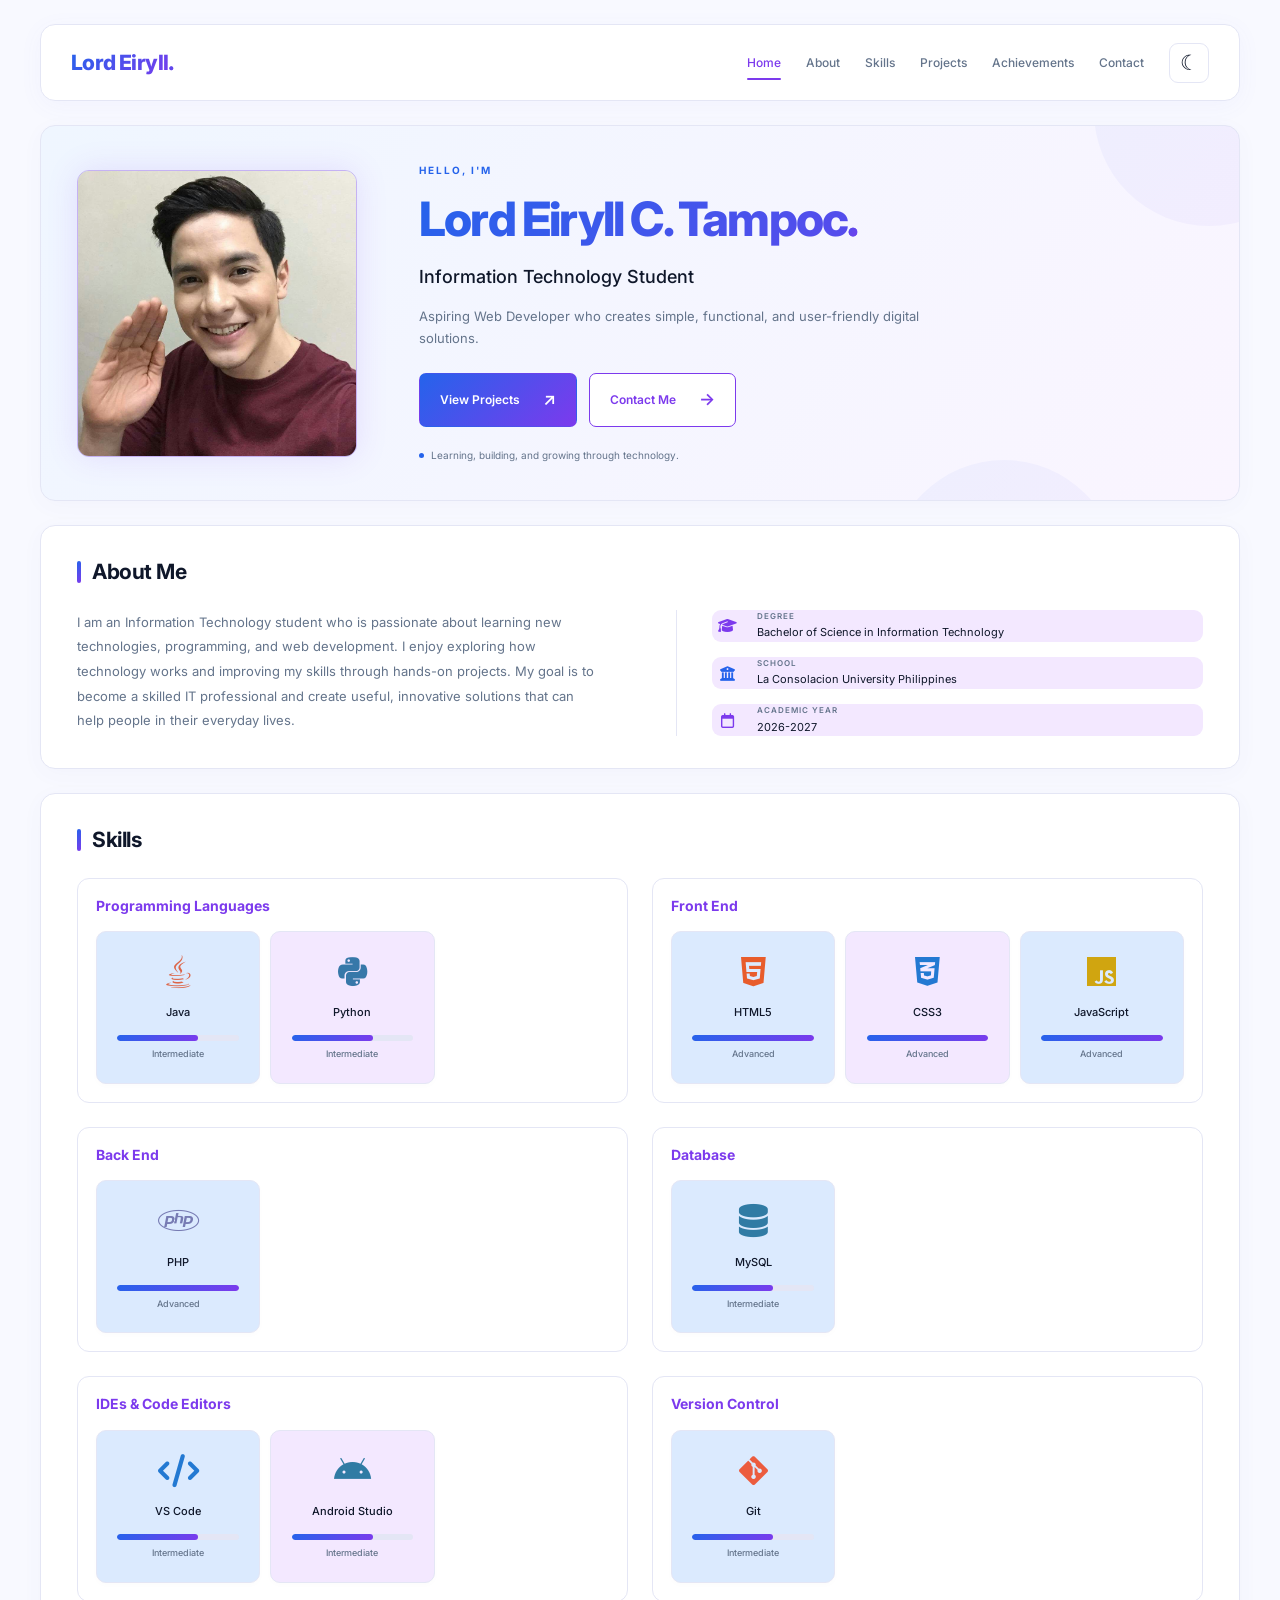
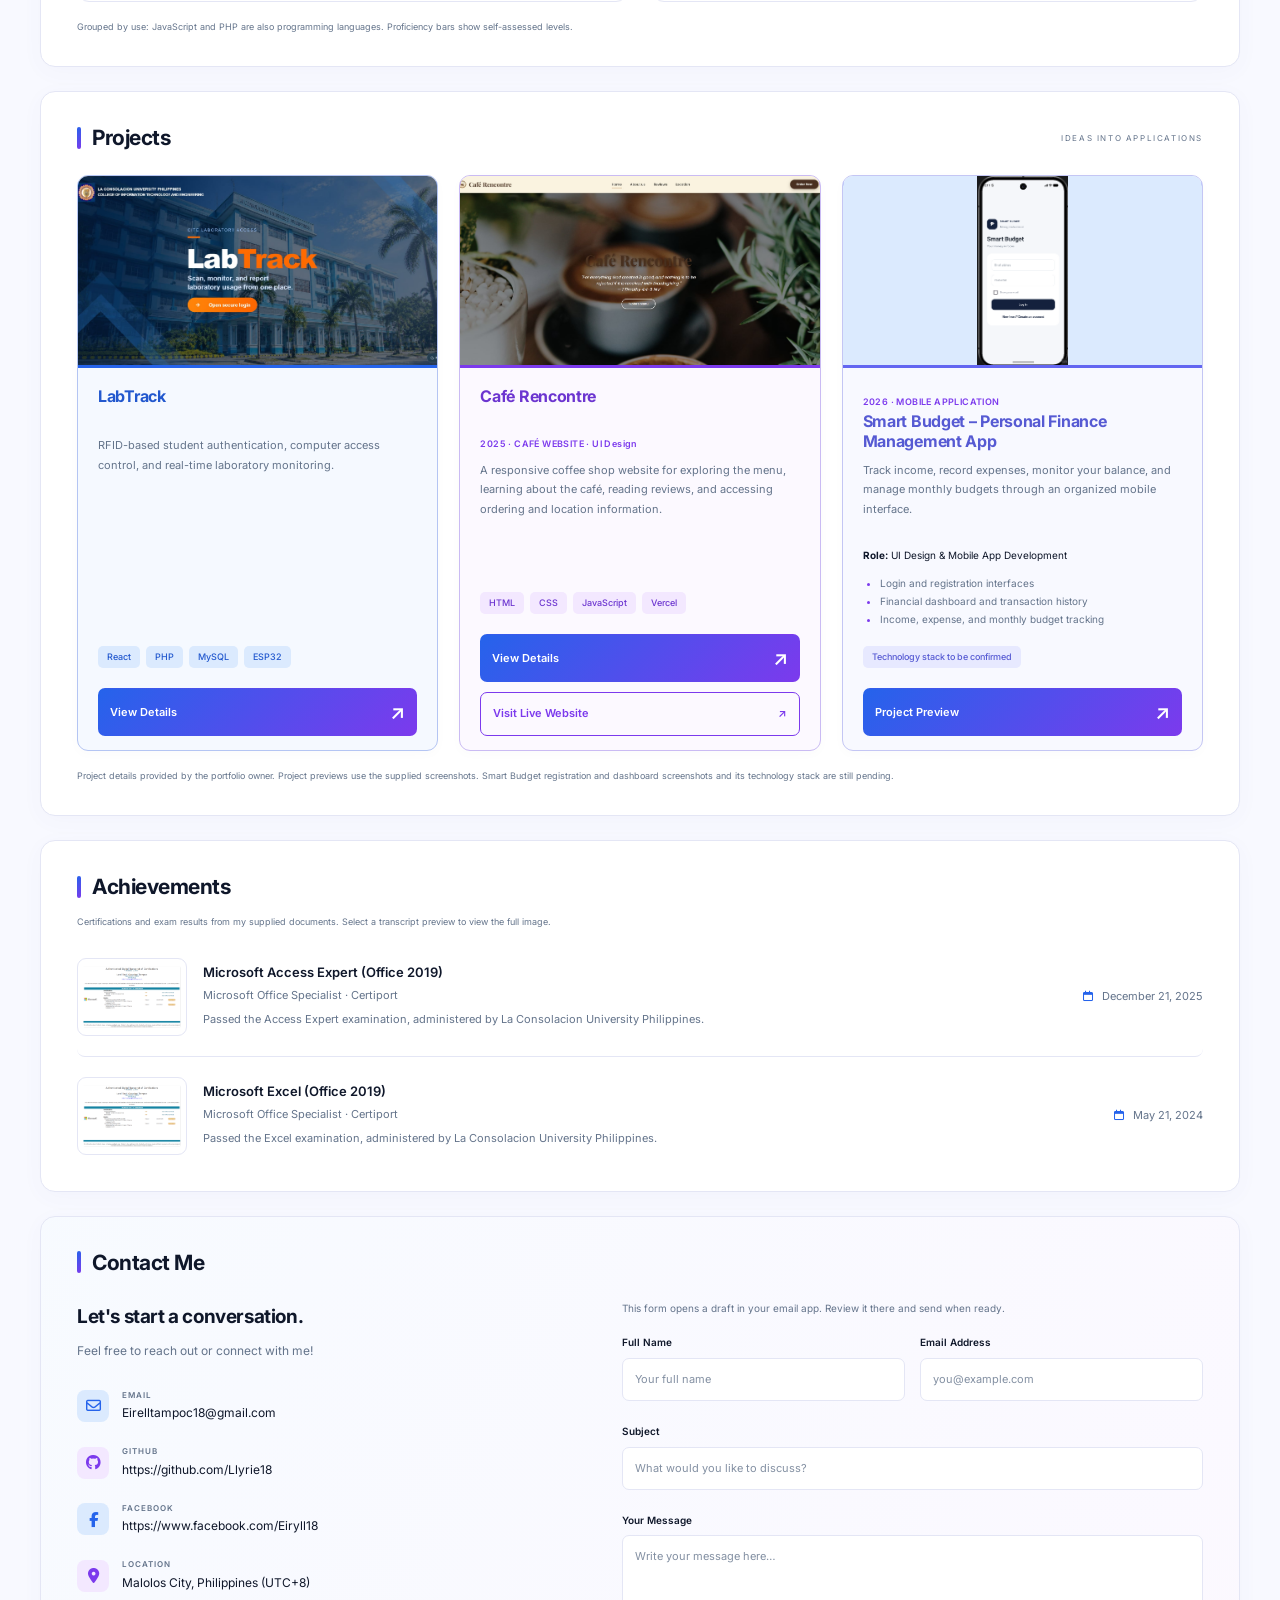
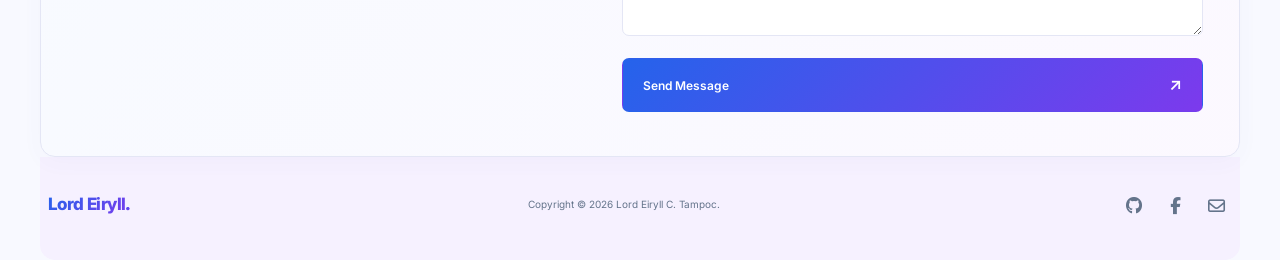
<file: index.html>
<!doctype html>
<html lang="en" data-theme="light">
<head>
  <meta charset="UTF-8"><meta name="viewport" content="width=device-width, initial-scale=1">
  <meta name="description" content="An Information Technology student's portfolio of projects, skills, education, and learning milestones.">
  <meta name="color-scheme" content="light dark"><title>Lord Eiryll C. Tampoc | IT Student Portfolio</title>
  <link rel="preconnect" href="https://fonts.googleapis.com"><link rel="preconnect" href="https://fonts.gstatic.com" crossorigin>
  <link href="https://fonts.googleapis.com/css2?family=Inter:wght@400;500;600;700;800&display=swap" rel="stylesheet">
  <link rel="stylesheet" href="https://cdnjs.cloudflare.com/ajax/libs/font-awesome/6.7.2/css/all.min.css">
  <link rel="stylesheet" href="style.css"><script src="script.js" defer></script>
</head>
<body>
<a class="skip-link" href="#main">Skip to content</a>
<header class="header wrap">
  <a class="brand" href="#home">Lord Eiryll<span class="accent">.</span></a>
  <nav id="navigation" aria-label="Main navigation"><a class="active" aria-current="location" href="#home">Home</a><a href="#about">About</a><a href="#skills">Skills</a><a href="#projects">Projects</a><a href="#achievements">Achievements</a><a href="#contact">Contact</a></nav>
  <div class="header-actions"><button id="theme-toggle" class="icon-button" aria-label="Switch to dark theme"><span aria-hidden="true">☾</span></button><button id="menu-toggle" class="icon-button menu-toggle" aria-label="Open navigation" aria-controls="navigation" aria-expanded="false">☰</button></div>
</header>
<main id="main" class="wrap section-stack">
  <!-- JPG paths are ready for your real images; local SVGs are explicit fallbacks. -->
  <section id="home" class="card home-card" aria-labelledby="home-title">
    <div class="profile-container"><img src="assets/images/alden.jpg" onerror="this.onerror=null;this.src='assets/images/profile.svg'" alt="Profile photo of Lord Eiryll C. Tampoc" width="480" height="560"></div>
    <div class="intro"><p class="eyebrow">HELLO, I'M</p><h1 id="home-title">Lord Eiryll C. Tampoc<span class="accent">.</span></h1><p class="subtitle">Information Technology Student</p><p class="hero-description">Aspiring Web Developer who creates simple, functional, and user-friendly digital solutions.</p><div class="button-row"><a class="button primary" href="#projects">View Projects <span aria-hidden="true">↗</span></a><a class="button secondary" href="#contact">Contact Me <span aria-hidden="true">→</span></a></div><div class="intro-note"><span aria-hidden="true" class="small-dot"></span> Learning, building, and growing through technology.</div></div>
  </section>
  <section id="about" class="card" aria-labelledby="about-title"><h2 id="about-title" class="section-title">About Me</h2><div class="about-grid"><div><p>I am an Information Technology student who is passionate about learning new technologies, programming, and web development. I enjoy exploring how technology works and improving my skills through hands-on projects. My goal is to become a skilled IT professional and create useful, innovative solutions that can help people in their everyday lives.</p></div><div class="education-list"><div><span class="detail-icon" aria-hidden="true"><i class="fa-solid fa-graduation-cap"></i></span><div><span class="small-label">DEGREE</span><p>Bachelor of Science in Information Technology</p></div></div><div><span class="detail-icon" aria-hidden="true"><i class="fa-solid fa-building-columns"></i></span><div><span class="small-label">SCHOOL</span><p>La Consolacion University Philippines</p></div></div><div><span class="detail-icon" aria-hidden="true"><i class="fa-regular fa-calendar"></i></span><div><span class="small-label">ACADEMIC YEAR</span><p>2026-2027</p></div></div></div></div></section>
  <section id="skills" class="card" aria-labelledby="skills-title">
    <h2 id="skills-title" class="section-title">Skills</h2>
    <div class="skill-category-grid">
      <div class="skill-category">
        <h3>Programming Languages</h3>
        <div class="skills-grid">
          <div class="skill-tile"><i class="fa-brands fa-java java" aria-hidden="true"></i><span>Java</span></div>
          <div class="skill-tile"><i class="fa-brands fa-python python" aria-hidden="true"></i><span>Python</span></div>
        </div>
      </div>
      <div class="skill-category">
        <h3>Front End</h3>
        <div class="skills-grid">
          <div class="skill-tile"><i class="fa-brands fa-html5 html" aria-hidden="true"></i><span>HTML5</span></div>
          <div class="skill-tile"><i class="fa-brands fa-css3-alt css" aria-hidden="true"></i><span>CSS3</span></div>
          <div class="skill-tile"><i class="fa-brands fa-js javascript" aria-hidden="true"></i><span>JavaScript</span></div>
        </div>
      </div>
      <div class="skill-category">
        <h3>Back End</h3>
        <div class="skills-grid">
          <div class="skill-tile"><i class="fa-brands fa-php php" aria-hidden="true"></i><span>PHP</span></div>
        </div>
      </div>
      <div class="skill-category">
        <h3>Database</h3>
        <div class="skills-grid">
          <div class="skill-tile"><i class="fa-solid fa-database mysql" aria-hidden="true"></i><span>MySQL</span></div>
        </div>
      </div>
      <div class="skill-category">
        <h3>IDEs &amp; Code Editors</h3>
        <div class="skills-grid">
          <div class="skill-tile"><i class="fa-solid fa-code css" aria-hidden="true"></i><span>VS Code</span></div>
          <div class="skill-tile"><i class="fa-brands fa-android mysql" aria-hidden="true"></i><span>Android Studio</span></div>
        </div>
      </div>
      <div class="skill-category">
        <h3>Version Control</h3>
        <div class="skills-grid">
          <div class="skill-tile"><i class="fa-brands fa-git-alt git" aria-hidden="true"></i><span>Git</span></div>
        </div>
      </div>
    </div>
    <p class="section-note">Grouped by use: JavaScript and PHP are also programming languages. Proficiency bars show self-assessed levels.</p>
  </section>
  <section id="projects" class="card" aria-labelledby="projects-title"><div class="section-heading"><h2 id="projects-title" class="section-title">Projects</h2><span class="section-kicker">IDEAS INTO APPLICATIONS</span></div><div class="projects-grid">
    <article class="project-card"><img src="assets/projects/labtrack.jpg" onerror="this.onerror=null;this.src='assets/images/project1.svg'" alt="LabTrack laboratory access website screenshot" width="640" height="420" loading="lazy"><div class="project-content"><h3>LabTrack</h3><p>RFID-based student authentication, computer access control, and real-time laboratory monitoring.</p><div class="tags"><span>React</span><span>PHP</span><span>MySQL</span><span>ESP32</span></div><button class="project-link" data-project="labtrack">View Details <span aria-hidden="true">↗</span></button></div></article>
    
    
    <article class="project-card"><img src="assets/projects/cafe.jpg" alt="Café Rencontre homepage screenshot" width="640" height="420" loading="lazy"><div class="project-content"><h3>Café Rencontre</h3><p class="project-card-meta">2025 · CAFÉ WEBSITE · UI Design</p><p>A responsive coffee shop website for exploring the menu, learning about the café, reading reviews, and accessing ordering and location information.</p><div class="tags"><span>HTML</span><span>CSS</span><span>JavaScript</span><span>Vercel</span></div><button class="project-link" data-project="cafe">View Details <span aria-hidden="true">↗</span></button><a class="live-project-link" href="https://caferecontre.vercel.app/" target="_blank" rel="noopener noreferrer">Visit Live Website <span aria-hidden="true">↗</span><span class="sr-only"> (opens in a new tab)</span></a></div></article>
    
    <article class="project-card smart-budget-card">
      <img class="mobile-project-preview" src="assets/projects/smart.png" onerror="this.onerror=null;this.src='assets/images/smart-budget/preview-pending.svg';this.alt='Smart Budget screenshot pending — add the original image'" alt="Smart Budget login screen screenshot" width="600" height="900" loading="lazy">
      <div class="project-content">
        <p class="project-card-meta">2026 · MOBILE APPLICATION</p>
        <h3>Smart Budget – Personal Finance Management App</h3>
        <p>Track income, record expenses, monitor your balance, and manage monthly budgets through an organized mobile interface.</p>
        <p class="project-card-role"><strong>Role:</strong> UI Design &amp; Mobile App Development</p>
        <ul class="project-card-features"><li>Login and registration interfaces</li><li>Financial dashboard and transaction history</li><li>Income, expense, and monthly budget tracking</li></ul>
        <div class="tags"><span>Technology stack to be confirmed</span></div>
        <button class="project-link" data-project="smartbudget">Project Preview <span aria-hidden="true">↗</span></button>
      </div>
    </article>

    </div><p class="section-note">Project details provided by the portfolio owner. Project previews use the supplied screenshots. Smart Budget registration and dashboard screenshots and its technology stack are still pending.</p></section>
  <section id="achievements" class="card" aria-labelledby="achievements-title"><h2 id="achievements-title" class="section-title">Achievements</h2><p class="section-note achievement-notice">Certifications and exam results from my supplied documents. Select a transcript preview to view the full image.</p><div class="achievement-list">
    <article class="achievement-row"><a class="achievement-thumbnail" href="assets/achivements/49941D71-0CC8-422C-9EF7-8D087858F15B.png" target="_blank" rel="noopener noreferrer" aria-label="View Microsoft Access Expert certification transcript (opens in a new tab)"><img src="assets/achivements/49941D71-0CC8-422C-9EF7-8D087858F15B.png" alt="Certiport transcript listing passed Access Expert and Excel examinations" width="989" height="627" loading="lazy"></a><div><h3>Microsoft Access Expert (Office 2019)</h3><p>Microsoft Office Specialist · Certiport</p><p>Passed the Access Expert examination, administered by La Consolacion University Philippines.</p></div><time class="achievement-date" datetime="2025-12-21"><i class="fa-regular fa-calendar" aria-hidden="true"></i> December 21, 2025</time></article>
    <article class="achievement-row"><a class="achievement-thumbnail" href="assets/achivements/49941D71-0CC8-422C-9EF7-8D087858F15B.png" target="_blank" rel="noopener noreferrer" aria-label="View Microsoft Excel certification transcript (opens in a new tab)"><img src="assets/achivements/49941D71-0CC8-422C-9EF7-8D087858F15B.png" alt="Certiport transcript listing the passed Microsoft Excel Office 2019 examination" width="989" height="627" loading="lazy"></a><div><h3>Microsoft Excel (Office 2019)</h3><p>Microsoft Office Specialist · Certiport</p><p>Passed the Excel examination, administered by La Consolacion University Philippines.</p></div><time class="achievement-date" datetime="2024-05-21"><i class="fa-regular fa-calendar" aria-hidden="true"></i> May 21, 2024</time></article>
    
    </div></section>
  <section id="contact" class="card" aria-labelledby="contact-title"><h2 id="contact-title" class="section-title">Contact Me</h2><div class="contact-grid"><div class="contact-copy"><h3>Let's start a conversation.</h3><p>Feel free to reach out or connect with me!</p><div class="contact-list"><div><span class="detail-icon" aria-hidden="true"><i class="fa-regular fa-envelope"></i></span><div><span class="small-label">EMAIL</span><span id="contact-email"><a href="mailto:Eirelltampoc18@gmail.com">Eirelltampoc18@gmail.com</a></span></div></div><div><span class="detail-icon" aria-hidden="true"><i class="fa-brands fa-github"></i></span><div><span class="small-label">GITHUB</span><span id="contact-github"><a href="https://github.com/Llyrie18">https://github.com/Llyrie18</a></span></div></div><div><span class="detail-icon" aria-hidden="true"><i class="fa-brands fa-facebook-f"></i></span><div><span class="small-label">FACEBOOK</span><span id="contact-facebook"><a href="https://www.facebook.com/Eiryll18">https://www.facebook.com/Eiryll18</a></span></div></div><div><span class="detail-icon" aria-hidden="true"><i class="fa-solid fa-location-dot"></i></span><div><span class="small-label">LOCATION</span><span>Malolos City, Philippines (UTC+8)</span></div></div></div></div>
    <form id="contact-form" novalidate><p id="form-help">This form opens a draft in your email app. Review it there and send when ready.</p><div class="form-row"><div><label for="name">Full Name</label><input id="name" name="name" autocomplete="name" placeholder="Your full name" required maxlength="100" aria-describedby="name-error"><span id="name-error" class="field-error"></span></div><div><label for="email">Email Address</label><input id="email" name="email" type="email" autocomplete="email" placeholder="you@example.com" required maxlength="254" aria-describedby="email-error"><span id="email-error" class="field-error"></span></div></div><label for="subject">Subject</label><input id="subject" name="subject" placeholder="What would you like to discuss?" required maxlength="160" aria-describedby="subject-error"><span id="subject-error" class="field-error"></span><label for="message">Your Message</label><textarea id="message" name="message" rows="4" placeholder="Write your message here…" required maxlength="5000" aria-describedby="message-error"></textarea><span id="message-error" class="field-error"></span><button class="button primary" type="submit">Send Message <span aria-hidden="true">↗</span></button><p id="form-status" role="status" aria-live="polite"></p></form></div></section>
</main>
<footer class="footer wrap"><a class="brand" href="#home">Lord Eiryll<span class="accent">.</span></a><p>Copyright © <span id="year">2026</span> Lord Eiryll C. Tampoc.</p><div class="footer-social"><a href="https://github.com/Llyrie18" data-profile="github" aria-label="GitHub profile"><i class="fa-brands fa-github" aria-hidden="true"></i></a><a href="https://www.facebook.com/Eiryll18" data-profile="facebook" aria-label="Facebook profile"><i class="fa-brands fa-facebook-f" aria-hidden="true"></i></a><a href="mailto:Eirelltampoc18@gmail.com" data-email aria-label="Email contact"><i class="fa-regular fa-envelope" aria-hidden="true"></i></a></div></footer>
<button id="back-to-top" class="icon-button back-to-top" aria-label="Back to top" hidden>↑</button>
<dialog id="project-dialog" aria-labelledby="dialog-title"><button id="close-dialog" class="icon-button close-dialog" aria-label="Close project details">×</button><p id="dialog-eyebrow" class="eyebrow">PROJECT OVERVIEW</p><h2 id="dialog-title"></h2><p id="dialog-type" class="project-type" hidden></p><img id="dialog-image" src="assets/images/project1.svg" alt="Illustrative project preview" width="640" height="420"><section id="dialog-gallery" class="project-gallery" hidden aria-labelledby="gallery-heading"><h3 id="gallery-heading">Project Preview</h3><p class="gallery-help">Login → Registration → Dashboard. Select a preview to enlarge it. Missing images are explicitly marked as pending.</p><div id="gallery-thumbnails" class="gallery-thumbnails"></div></section><p id="dialog-description"></p><h3>Key features</h3><ul id="dialog-scope"></ul><h3>Technology stack</h3><div id="dialog-technologies" class="tags"></div><dl id="dialog-stack-details" class="project-stack" hidden></dl><section id="dialog-contribution" hidden><h3>My Role and Contribution</h3><p id="dialog-contribution-text"></p></section><section id="dialog-objective" hidden><h3>Project Objective</h3><p id="dialog-objective-text"></p></section><p id="dialog-placeholder-note" class="editable-note">[Add your role, development dates, challenges, and verified outcomes. Confirm that this example matches your own work.]</p><p id="dialog-repository">Repository URL has not been provided.</p></dialog>
<dialog id="screenshot-dialog" class="screenshot-dialog" aria-labelledby="screenshot-title"><button id="close-screenshot" class="icon-button close-dialog" aria-label="Close enlarged screenshot">×</button><h2 id="screenshot-title"></h2><img id="screenshot-image" class="screenshot-viewer-image" alt="" width="600" height="900"><div class="screenshot-controls"><button id="previous-screenshot" class="button secondary" aria-label="Previous screenshot">← Previous</button><span id="screenshot-counter" role="status" aria-live="polite"></span><button id="next-screenshot" class="button secondary" aria-label="Next screenshot">Next →</button></div><p class="section-note">Use the arrow keys to browse. Press Escape to return to project details.</p></dialog>
</body></html>
</file>
<file: style.css>
/* Simple card layout: edit these tokens to change the complete color system. */
:root{
  --blue:#2563eb;
  --purple:#7c3aed;
  --indigo:#6366f1;
  --lavender:#f3e8ff;
  --gradient:linear-gradient(135deg,#2563eb,#7c3aed);
  --text-gradient:var(--gradient);
  --hero-background:linear-gradient(125deg,#eff6ff,#faf5ff);
  --navy:#0f172a;
  --bg:#f8f9ff;
  --card:#fff;
  --text:#0f172a;
  --muted:#64748b;
  --light:#dbeafe;
  --border:#e4e6f5;
  --shadow:0 5px 22px #6353a009;
  --radius:15px}

[data-theme=dark]{
  --blue:#8cafff;
  --purple:#c4a5ff;
  --indigo:#a5a6ff;
  --lavender:#302344;
  --hero-background:linear-gradient(125deg,#182b47,#2c203d);
  --text-gradient:linear-gradient(135deg,#93c5fd,#d8b4fe);
  --navy:#f0f4ff;
  --bg:#10182a;
  --card:#192339;
  --text:#f0f4ff;
  --muted:#a8b6ce;
  --light:#253759;
  --border:#324159;
  --shadow:0 4px 18px #0001}

*{
  box-sizing:border-box}
html{
  scroll-behavior:smooth;
  scroll-padding-top:115px}
body{
  margin:0;
  background:var(--bg);
  color:var(--text);
  font:14px/1.75 Inter,Arial,sans-serif}
h1,h2,h3,p{
  margin:0}
h1,h2,h3{
  line-height:1.3}
a{
  color:inherit;
  text-decoration:none}
button,input,textarea{
  font:inherit}
button{
  cursor:pointer;
  color:inherit}
button,a,summary{
  -webkit-tap-highlight-color:transparent}
a:focus-visible,button:focus-visible,input:focus-visible,textarea:focus-visible{
  outline:3px solid var(--blue);
  outline-offset:4px}
img{
  display:block;
  max-width:100%;
  height:auto}
p{
  color:var(--muted)}
.wrap{
  width:min(1200px,calc(100% - 64px));
  margin-inline:auto}
.accent{
  color:var(--blue)}
.header{
  position:sticky;
  top:20px;
  z-index:20;
  display:flex;
  align-items:center;
  gap:25px;
  margin-top:24px;
  margin-bottom:24px;
  padding:17px 30px;
  border:1px solid var(--border);
  border-radius:var(--radius);
  background:var(--card);
  box-shadow:var(--shadow)}
.brand{
  font-size:21px;
  line-height:1.4;
  font-weight:800;
  letter-spacing:-.6px;
  white-space:nowrap}
.header nav{
  display:flex;
  gap:25px;
  margin-left:auto}
.header nav a{
  position:relative;
  padding:10px 0;
  font-size:12px;
  font-weight:500;
  color:var(--muted)}
.header nav a:hover,.header nav a.active{
  color:var(--blue)}
.header nav a.active:after{
  content:'';
  position:absolute;
  left:0;
  right:0;
  bottom:3px;
  height:2px;
  border-radius:2px;
  background:var(--blue)}
.header-actions{
  display:flex;
  gap:8px}
.icon-button{
  display:inline-grid;
  place-items:center;
  width:40px;
  height:40px;
  border:1px solid var(--border);
  border-radius:9px;
  background:var(--card);
  font-size:21px}
.icon-button:hover{
  border-color:var(--blue);
  color:var(--blue)}
.menu-toggle{
  display:none}
.section-stack{
  display:grid;
  gap:24px}
.card{
  background:var(--card);
  border:1px solid var(--border);
  border-radius:var(--radius);
  box-shadow:var(--shadow);
  padding:32px 36px;
  min-width:0}
.home-card{
  display:grid;
  grid-template-columns:280px minmax(0,1fr);
  gap:62px;
  align-items:center;
  padding:36px;
  min-height:355px}
.profile-container{
  position:relative;
  border-radius:12px;
  overflow:hidden;
  border:1px solid var(--border);
  background:var(--light)}
.profile-container img{
  width:100%;
  height:285px;
  object-fit:cover;
  object-position:center 26%}
.photo-note{
  position:absolute;
  bottom:12px;
  left:0;
  right:0;
  text-align:center;
  color:#c7d7f2;
  letter-spacing:1.8px;
  font-size:8px}
.eyebrow{
  font-size:10px;
  font-weight:700;
  letter-spacing:2px;
  color:var(--blue)}
h1{
  font-size:clamp(30px,3.7vw,49px);
  letter-spacing:-1.8px;
  font-weight:800;
  margin:8px 0 12px;
  overflow-wrap:anywhere}
.subtitle{
  font-size:18px;
  font-weight:500;
  color:var(--text)}
.hero-description{
  max-width:500px;
  font-size:13px;
  margin:12px 0 23px}
.button-row{
  display:flex;
  gap:12px;
  flex-wrap:wrap}
.button{
  display:inline-flex;
  align-items:center;
  justify-content:center;
  gap:23px;
  padding:11px 20px;
  min-height:44px;
  border-radius:7px;
  border:1px solid var(--blue);
  font-size:12px;
  font-weight:600;
  transition:transform .18s,box-shadow .18s}
.button:hover{
  transform:translateY(-2px);
  box-shadow:0 4px 12px #1355e820}
.primary{
  background:var(--gradient);
  color:#fff;
  border-color:transparent}
.secondary{
  background:var(--card);
  color:var(--purple);
  border-color:var(--purple)}
.button span{
  font-size:17px}
.intro-note{
  display:flex;
  align-items:center;
  gap:7px;
  margin-top:20px;
  color:var(--muted);
  font-size:10px}
.small-dot{
  width:5px;
  height:5px;
  background:var(--blue);
  border-radius:50%;
  flex-shrink:0}
.section-title{
  display:flex;
  align-items:center;
  gap:11px;
  font-size:21px;
  font-weight:700;
  letter-spacing:-.5px;
  margin-bottom:24px}
.section-title:before{
  content:'';
  width:4px;
  height:22px;
  border-radius:3px;
  background:var(--blue);
  flex-shrink:0}
.about-grid{
  display:grid;
  grid-template-columns:1.05fr 1fr;
  gap:45px}
.about-grid>div:first-child{
  padding-right:34px}
.about-grid p{
  font-size:13px;
  line-height:1.9}
.editable-note{
  font-size:10px!important;
  color:var(--muted);
  margin-top:15px}
.education-list{
  border-left:1px solid var(--border);
  padding-left:35px;
  display:grid;
  gap:15px}
.education-list>div,.contact-list>div{
  display:flex;
  gap:13px;
  align-items:center;
  min-width:0}
.detail-icon{
  display:grid;
  place-items:center;
  width:32px;
  height:32px;
  border-radius:8px;
  color:var(--blue);
  background:var(--light);
  flex-shrink:0;
  font-size:15px}
.small-label{
  display:block;
  font-size:8px;
  font-weight:600;
  letter-spacing:1px;
  color:var(--muted);
  line-height:1.7}
.education-list p{
  font-size:11px;
  line-height:1.7;
  color:var(--text)}
.skills-grid{
  display:grid;
  grid-template-columns:repeat(8,minmax(0,1fr));
  gap:15px}
.skill-tile{
  border:1px solid var(--border);
  background:var(--card);
  border-radius:10px;
  box-shadow:0 2px 6px #20365a04;
  display:flex;
  align-items:center;
  justify-content:center;
  flex-direction:column;
  gap:13px;
  padding:22px 5px;
  transition:transform .2s,border-color .2s}
.skill-tile:hover{
  transform:translateY(-4px);
  border-color:#9bbafa}
.skill-tile i{
  font-size:33px;
  min-height:35px;
  line-height:1.1}
.skill-tile span{
  font-size:11px;
  font-weight:500}
.proficiency-track {
  width: 80%;
  height: 6px;
  border-radius: 99px;
  background: var(--border);
  overflow: hidden;
}
.proficiency-fill {
  display: block;
  height: 100%;
  border-radius: inherit;
  background: var(--gradient);
}
.skill-tile .proficiency-label {
  font-size: 9px;
  line-height: 1.4;
  color: var(--muted);
  margin-top: -6px;
}
.html{
  color:#e85c2b}
.css{
  color:#2379d2}
.javascript{
  color:#d0a510}
.java{
  color:#dc6548}
.python{
  color:#3778a9}
.php{
  color:#777bb3}
.mysql{
  color:#307ba4}
.git{
  color:#ec5c3e}
.section-note{
  font-size:9px;
  color:var(--muted);
  margin-top:17px;
  line-height:1.7}
.section-heading{
  display:flex;
  justify-content:space-between;
  gap:20px;
  align-items:start}
.section-kicker{
  font-size:8px;
  letter-spacing:1.6px;
  color:var(--muted);
  padding-top:7px}
.projects-grid{
  display:grid;
  grid-template-columns:repeat(3,minmax(0,1fr));
  gap:21px}
.project-card{
  background:var(--card);
  border:1px solid var(--border);
  border-radius:11px;
  overflow:hidden;
  box-shadow:0 3px 12px #20365a05;
  display:flex;
  flex-direction:column;
  transition:transform .2s,border-color .2s;
  min-width:0}
.project-card:hover{
  transform:translateY(-3px);
  border-color:#a5bff4}
.project-card>img{
  width:100%;
  aspect-ratio:1.9;
  object-fit:cover;
  background:var(--light)}
.project-content{
  padding:21px 20px 14px;
  display:flex;
  flex-direction:column;
  flex:1}
.project-content h3{
  font-size:16px;
  letter-spacing:-.3px;
  min-height:42px}
.project-content p{
  font-size:11px;
  line-height:1.8;
  margin:8px 0 16px;
  min-height:59px}
.tags{
  display:flex;
  flex-wrap:wrap;
  gap:6px}
.tags span{
  color:var(--blue);
  background:var(--light);
  padding:3px 9px;
  border-radius:5px;
  font-size:9px;
  font-weight:500}
.project-content .tags{
  margin-top:auto}
.project-link{
  display:flex;
  align-items:center;
  justify-content:space-between;
  background:none;
  border:0;
  border-top:1px solid var(--border);
  margin-top:20px;
  padding:12px 0 0;
  font-size:11px;
  font-weight:600;
  color:var(--blue);
  min-height:44px;
  text-align:left}
.project-link span{
  font-size:20px}
.project-link:hover{
  text-decoration:underline}
.achievement-notice{
  margin:-10px 0 8px}
.achievement-list{
  display:grid}
.achievement-row{
  display:grid;
  grid-template-columns:40px minmax(0,1fr) auto;
  gap:16px;
  align-items:center;
  padding:20px 0;
  border-bottom:1px solid var(--border)}
.achievement-row:last-child{
  border-bottom:0;
  padding-bottom:4px}
.achievement-icon{
  width:38px;
  height:38px;
  display:grid;
  place-items:center;
  background:var(--light);
  color:var(--blue);
  border-radius:9px;
  font-size:20px}
.achievement-row h3{
  font-size:13px;
  font-weight:600}
.achievement-row p{
  font-size:11px;
  margin-top:5px}
.achievement-date{
  display:flex;
  gap:9px;
  align-items:center;
  font-size:11px;
  color:var(--muted)}
.achievement-date i{
  color:var(--blue)}
.contact-grid{
  display:grid;
  grid-template-columns:.9fr 1.1fr;
  gap:70px}
.contact-copy{
  padding-top:5px}
.contact-copy h3{
  font-size:19px;
  letter-spacing:-.4px}
.contact-copy>p{
  font-size:12px;
  margin-top:10px}
.contact-list{
  display:grid;
  gap:22px;
  margin-top:28px}
.contact-list>div>div{
  font-size:12px;
  overflow-wrap:anywhere;
  min-width:0}
.contact-list a:hover{
  color:var(--blue)}
#form-help{
  font-size:10px;
  margin-bottom:17px}
.form-row{
  display:grid;
  grid-template-columns:1fr 1fr;
  gap:15px}
label{
  display:block;
  font-size:10px;
  font-weight:600;
  margin-bottom:6px}
input,textarea{
  width:100%;
  padding:11px 12px;
  border:1px solid var(--border);
  background:var(--card);
  color:var(--text);
  border-radius:7px;
  font-size:11px;
  min-height:43px}
input:focus,textarea:focus{
  border-color:var(--blue)}
input::placeholder,textarea::placeholder{
  color:var(--muted);
  opacity:.8}
textarea{
  resize:vertical;
  display:block}
.field-error{
  display:block;
  color:#b92943;
  font-size:10px;
  min-height:22px;
  line-height:1.7;
  padding-top:2px}
[data-theme=dark] .field-error{
  color:#ff9dad}
[aria-invalid=true]{
  border-color:#c84459}
form .button{
  width:100%;
  justify-content:space-between}
#form-status{
  font-size:11px;
  margin-top:12px}
.footer{
  display:flex;
  justify-content:space-between;
  align-items:center;
  gap:20px;
  padding:28px 8px 35px}
.footer .brand{
  font-size:17px}
.footer p{
  font-size:10px}
.footer-social{
  display:flex;
  gap:9px}
.footer-social a{
  display:grid;
  place-items:center;
  min-height:40px;
  min-width:32px;
  color:var(--muted);
  font-size:17px}
.footer-social a:hover{
  color:var(--blue)}
.back-to-top{
  position:fixed;
  bottom:20px;
  right:20px;
  z-index:15;
  box-shadow:var(--shadow)}
[hidden]{
  display:none!important}
.skip-link{
  position:fixed;
  left:12px;
  top:5px;
  z-index:100;
  background:#1355e8;
  color:white;
  padding:10px;
  transform:translateY(-150%)}
.skip-link:focus{
  transform:translateY(0)}
dialog{
  background:var(--card);
  color:var(--text);
  width:min(720px,calc(100% - 32px));
  max-height:85vh;
  overflow:auto;
  border:1px solid var(--border);
  border-radius:15px;
  padding:32px;
  box-shadow:0 25px 80px #10182f33}
dialog::backdrop{
  background:#10182f99}
.close-dialog{
  position:absolute;
  top:12px;
  right:12px}
dialog .eyebrow{
  font-size:8px;
  margin:10px 35px 19px 0}
dialog h2{
  font-size:26px;
  max-width:90%;
  letter-spacing:-.7px}
#dialog-image{
  width:100%;
  max-height:300px;
  object-fit:cover;
  border-radius:9px;
  margin-top:22px}
dialog p,dialog li{
  color:var(--muted);
  font-size:13px;
  margin-block:14px}
dialog h3{
  font-size:15px;
  margin:22px 0 12px}
#dialog-repository a{
  color:var(--blue);
  text-decoration:underline}

@media(max-width:1023px){
  .wrap{
  width:calc(100% - 48px)}
.header{
  gap:18px;
  padding:15px 22px}
.header nav{
  gap:17px}
.header nav a{
  font-size:11px}
.home-card{
  grid-template-columns:220px minmax(0,1fr);
  gap:35px}
.profile-container img{
  height:265px}
.card{
  padding:28px}
.skills-grid{
  grid-template-columns:repeat(4,minmax(0,1fr))}
.projects-grid{
  grid-template-columns:repeat(2,minmax(0,1fr))}
.about-grid{
  gap:25px}
.about-grid>div:first-child{
  padding-right:0}
.education-list{
  padding-left:25px}
.contact-grid{
  gap:30px}
.project-content h3,.project-content p{
  min-height:0}
}

@media(max-width:767px){
  html{
  scroll-padding-top:95px}
.wrap{
  width:calc(100% - 32px)}
.header{
  top:10px;
  margin-top:16px;
  margin-bottom:16px;
  padding:12px 16px;
  gap:14px}
.header .brand{
  margin-right:auto;
  font-size:20px}
.header-actions{
  gap:8px}
.icon-button{
  width:44px;
  height:44px}
.menu-toggle{
  display:grid}
.header nav{
  display:none;
  position:absolute;
  left:-1px;
  right:-1px;
  top:calc(100% + 6px);
  margin:0;
  padding:12px 16px;
  background:var(--card);
  border:1px solid var(--border);
  border-radius:12px;
  box-shadow:var(--shadow)}
.header nav.open{
  display:grid;
  gap:4px}
.header nav a{
  font-size:13px;
  padding:11px 6px}
.header nav a.active:after{
  left:6px;
  right:auto;
  width:28px;
  bottom:5px}
.section-stack{
  gap:16px}
.card{
  padding:24px;
  border-radius:13px}
.home-card{
  grid-template-columns:1fr;
  gap:27px;
  padding:24px}
.profile-container{
  width:100%;
  max-width:330px;
  margin:auto}
.profile-container img{
  height:290px;
  object-position:center 23%}
.intro{
  width:100%}
h1{
  font-size:35px;
  letter-spacing:-1.3px}
.subtitle{
  font-size:16px}
.hero-description{
  font-size:12px}
.button-row{
  flex-direction:column;
  gap:10px}
.button{
  width:100%}
.intro-note{
  font-size:9px}
.section-title{
  font-size:20px;
  margin-bottom:22px}
.about-grid{
  grid-template-columns:1fr;
  gap:23px}
.about-grid p{
  font-size:12px}
.education-list{
  border-left:0;
  border-top:1px solid var(--border);
  padding:22px 0 0;
  gap:18px}
.skills-grid{
  grid-template-columns:repeat(3,minmax(0,1fr));
  gap:11px}
.skill-tile{
  padding:18px 5px}
.skill-tile i{
  font-size:30px}
.skill-tile span{
  font-size:10px}
.projects-grid{
  grid-template-columns:1fr;
  gap:19px}
.section-kicker{
  display:none}
.project-card>img{
  aspect-ratio:1.9}
.project-content h3{
  font-size:17px}
.project-content p{
  font-size:12px}
.project-link{
  font-size:12px}
.achievement-row{
  grid-template-columns:35px minmax(0,1fr);
  gap:8px 12px;
  padding:18px 0}
.achievement-icon{
  width:34px;
  height:36px}
.achievement-row h3{
  font-size:12px}
.achievement-row p{
  font-size:10px}
.achievement-date{
  grid-column:2;
  font-size:10px}
.contact-grid{
  grid-template-columns:1fr;
  gap:28px}
.contact-list{
  gap:20px}
.contact-list>div>div{
  font-size:11px}
form{
  border-top:1px solid var(--border);
  padding-top:24px}
.footer{
  flex-wrap:wrap;
  padding-top:22px;
  gap:12px}
.footer p{
  order:3;
  width:100%;
  text-align:center}
.footer-social a{
  min-width:40px;
  min-height:44px}
.footer-social{
  margin-left:auto}
dialog{
  padding:26px}
dialog h2{
  font-size:23px}
}

@media(max-width:390px){
  .card{
  padding:21px}
.home-card{
  padding:21px}
.skills-grid{
  grid-template-columns:repeat(2,minmax(0,1fr))}
.form-row{
  grid-template-columns:1fr;
  gap:0}
h1{
  font-size:31px}
.brand{
  font-size:18px}
.intro-note{
  line-height:1.8}
}

@media(prefers-reduced-motion:reduce){
  html{
  scroll-behavior:auto}
*,*::before,*::after{
  animation:none!important;
  transition:none!important}
}

.fallback-icons i::before{
  content:none!important}
.fallback-icons i::after{
  content:attr(data-symbol);
  font-family:Arial,sans-serif;
  font-weight:700;
  font-style:normal}
.fallback-icons .footer-social i{
  font-size:14px}

/* Blue and purple visual layer. Grid structure, spacing and content stay intact. */
.skill-category-grid {
  display: grid;
  grid-template-columns: repeat(2, minmax(0, 1fr));
  gap: 24px;
}
.skill-category {
  min-width: 0;
  padding: 18px;
  border: 1px solid var(--border);
  border-radius: 12px;
}
.skill-category h3 {
  color: var(--purple);
  font-size: 14px;
  margin-bottom: 16px;
}
.skill-category .skills-grid {
  grid-template-columns: repeat(3, minmax(0, 1fr));
  gap: 10px;
}
.skill-category .skill-tile span {
  text-align: center;
  overflow-wrap: anywhere;
}
@media (max-width: 767px) {
  .skill-category-grid { grid-template-columns: 1fr; gap: 16px; }
  .skill-category { padding: 14px; }
}
@media (max-width: 390px) {
  .skill-category .skills-grid { grid-template-columns: repeat(2, minmax(0, 1fr)); }
}
.header {
  box-shadow: 0 5px 24px #6366f10c;
}
.brand, .brand .accent, .intro h1, .intro h1 .accent {
  background: var(--text-gradient);
  background-clip: text;
  -webkit-background-clip: text;
  color: transparent;
}
.header nav a {
  transition: color .18s;
}
.header nav a.active, .header nav a:hover {
  color: var(--purple);
}
.header nav a.active::after {
  background: var(--purple);
}
.home-card {
  position: relative;
  isolation: isolate;
  overflow: hidden;
  background: var(--hero-background);
}
.home-card::before, .home-card::after {
  content: '';
  position: absolute;
  width: 230px;
  height: 230px;
  border-radius: 50%;
  pointer-events: none;
  background: var(--gradient);
  opacity: .045;
  z-index: -1;
}
.home-card::before { right: -85px; top: -130px; }
.home-card::after { right: 120px; bottom: -190px; }
.profile-container {
  border-color: color-mix(in srgb, var(--purple) 30%, var(--border));
  box-shadow: 0 0 32px #7c3aed22;
}
.section-title::before {
  background: var(--gradient);
}
.education-list > div {
  background: var(--lavender);
  border-radius: 9px;
}
.education-list .detail-icon {
  color: var(--purple);
  background: transparent;
}
.education-list > div:nth-child(2) .detail-icon {
  color: var(--blue);
}
.skill-tile:nth-child(odd) { background: var(--light); }
.skill-tile:nth-child(even) { background: var(--lavender); }
.skill-tile:hover {
  border-color: var(--blue);
  box-shadow: 0 7px 18px #2563eb12;
}
.skill-tile:nth-child(even):hover { border-color: var(--purple); }
.project-card {
  --project-accent: var(--blue);
  --project-soft: var(--light);
  border-color: color-mix(in srgb, var(--project-accent) 25%, var(--border));
  background: color-mix(in srgb, var(--project-soft) 28%, var(--card));
}
.project-card:nth-child(2) {
  --project-accent: var(--purple);
  --project-soft: var(--lavender);
}
.project-card:nth-child(3) {
  --project-accent: var(--indigo);
  --project-soft: color-mix(in srgb, var(--light), var(--lavender));
}
.project-card > img {
  box-shadow: 0 3px 0 var(--project-accent);
  background: var(--project-soft);
}
.project-card h3 {
  color: color-mix(in srgb, var(--project-accent) 85%, var(--text));
}
.project-card .tags span {
  color: color-mix(in srgb, var(--project-accent) 85%, var(--text));
  background: var(--project-soft);
}
.project-card:hover {
  border-color: var(--project-accent);
  box-shadow: 0 8px 22px #6366f114;
}
.project-link {
  background: var(--gradient);
  border-top-color: transparent;
  color: #fff;
  border-radius: 7px;
  padding: 6px 12px;
}
.project-link:hover { text-decoration: none; filter: brightness(1.08); }
.achievement-row {
  transition: box-shadow .18s, background .18s;
  border-radius: 8px;
}
.achievement-row:hover {
  box-shadow: inset 0 0 0 1px color-mix(in srgb, var(--purple) 30%, var(--border));
  background: color-mix(in srgb, var(--lavender) 20%, var(--card));
}
.achievement-row:nth-child(2) .achievement-icon {
  color: var(--purple);
  background: var(--lavender);
}
.achievement-row:nth-child(3) .achievement-icon {
  color: var(--indigo);
  background: color-mix(in srgb, var(--light), var(--lavender));
}
#contact {
  background: linear-gradient(120deg, color-mix(in srgb, var(--light) 22%, var(--card)), color-mix(in srgb, var(--lavender) 28%, var(--card)));
}
.contact-list > div:nth-child(even) .detail-icon {
  color: var(--purple);
  background: var(--lavender);
}
input:focus, textarea:focus {
  border-color: var(--purple);
  outline-color: var(--purple);
}
.footer {
  background: color-mix(in srgb, var(--lavender) 45%, var(--bg));
  border-radius: 0 0 var(--radius) var(--radius);
}
.footer-social a { transition: color .18s; }
.footer-social a:hover { color: var(--blue); }
.footer-social a:nth-child(even):hover { color: var(--purple); }
@media (forced-colors: active) {
  .brand, .brand .accent, .intro h1, .intro h1 .accent {
    background: none;
    color: CanvasText;
  }
}

.live-project-link{display:flex;align-items:center;justify-content:space-between;gap:12px;min-height:44px;margin-top:10px;padding:8px 12px;border:1px solid var(--purple);border-radius:7px;color:var(--purple);font-size:11px;font-weight:600}.live-project-link:hover{background:var(--lavender)}.project-content p{overflow-wrap:anywhere}.project-card:nth-child(4){--project-accent:var(--blue);--project-soft:var(--light)}.project-card:nth-child(5){--project-accent:var(--purple);--project-soft:var(--lavender)}.sr-only{position:absolute;width:1px;height:1px;padding:0;margin:-1px;overflow:hidden;clip:rect(0,0,0,0);white-space:nowrap;border:0}
/* Supplied achievement documents: keep the original list, with readable previews. */ .achievement-row{grid-template-columns:110px minmax(0,1fr) auto}.achievement-thumbnail{display:flex;align-items:center;justify-content:center;width:110px;min-height:78px;border:1px solid var(--border);border-radius:9px;padding:5px;background:var(--card);transition:border-color .18s,box-shadow .18s}.achievement-thumbnail img{width:100%;height:auto;object-fit:contain;border-radius:3px}.achievement-thumbnail:hover{border-color:var(--purple);box-shadow:0 3px 12px #7c3aed18}.achievement-certificate-link{display:inline-flex;align-items:center;gap:9px;min-height:44px;color:var(--purple);font-size:11px;font-weight:600}.achievement-certificate-link:hover{text-decoration:underline}.achievement-row>.achievement-icon{justify-self:center}@media(max-width:767px){.achievement-row{grid-template-columns:70px minmax(0,1fr)}.achievement-thumbnail{width:70px;min-height:54px}.achievement-date{grid-column:2}}
.project-type{color:var(--purple);font-size:12px;font-weight:600}.project-stack{display:grid;grid-template-columns:145px minmax(0,1fr);gap:10px 16px;padding:16px;background:var(--light);border-radius:9px;font-size:12px}.project-stack dt{font-weight:600;color:var(--text)}.project-stack dd{margin:0;color:var(--muted);overflow-wrap:anywhere}@media(max-width:520px){.project-stack{grid-template-columns:1fr;gap:4px}.project-stack dd{margin-bottom:10px}}
.project-content .project-card-meta{min-height:0;margin:8px 0 0;font-size:9px;font-weight:600;color:var(--purple);letter-spacing:.4px}
/* Smart Budget: existing card styling with uncropped mobile previews. */
.smart-budget-card { --project-accent:var(--purple); --project-soft:var(--lavender); }
.project-card > .mobile-project-preview { object-fit:contain; background:var(--light); }
.project-content .project-card-role { min-height:0; font-size:10px; margin:10px 0; color:var(--text); }
.project-card-features { padding-left:17px; margin:0 0 18px; font-size:10px; color:var(--muted); line-height:1.8; }
.project-card-features li::marker { color:var(--purple); }
.project-gallery { margin:22px 0; }
.gallery-help { font-size:11px; }
.gallery-thumbnails { display:grid; grid-template-columns:repeat(3,minmax(0,1fr)); gap:12px; }
.screenshot-thumbnail { padding:9px; background:var(--bg); border:1px solid var(--border); border-radius:10px; min-width:0; transition:border-color .18s,box-shadow .18s; }
.screenshot-thumbnail:hover { border-color:var(--purple); box-shadow:0 4px 16px #7c3aed18; }
.screenshot-thumbnail img { width:100%; height:240px; object-fit:contain; background:var(--card); border-radius:6px; }
.screenshot-thumbnail span { display:block; font-size:11px; margin-top:9px; color:var(--text); }
.screenshot-dialog { width:min(820px,calc(100% - 24px)); max-height:94vh; padding:26px; }
.screenshot-viewer-image { width:100%; height:min(65vh,800px); object-fit:contain; margin:20px 0; border-radius:9px; background:var(--bg); }
.screenshot-controls { display:flex; align-items:center; justify-content:space-between; gap:10px; }
.screenshot-controls .button { width:auto; min-width:0; gap:6px; padding:9px 13px; }
.screenshot-controls [role=status] { font-size:11px; white-space:nowrap; color:var(--muted); }
@media(max-width:520px) {
  .gallery-thumbnails { grid-template-columns:1fr; }
  .screenshot-thumbnail img { height:270px; }
  .screenshot-dialog { padding:20px; }
  .screenshot-controls .button { font-size:11px; padding:9px 10px; }
}
</file>
